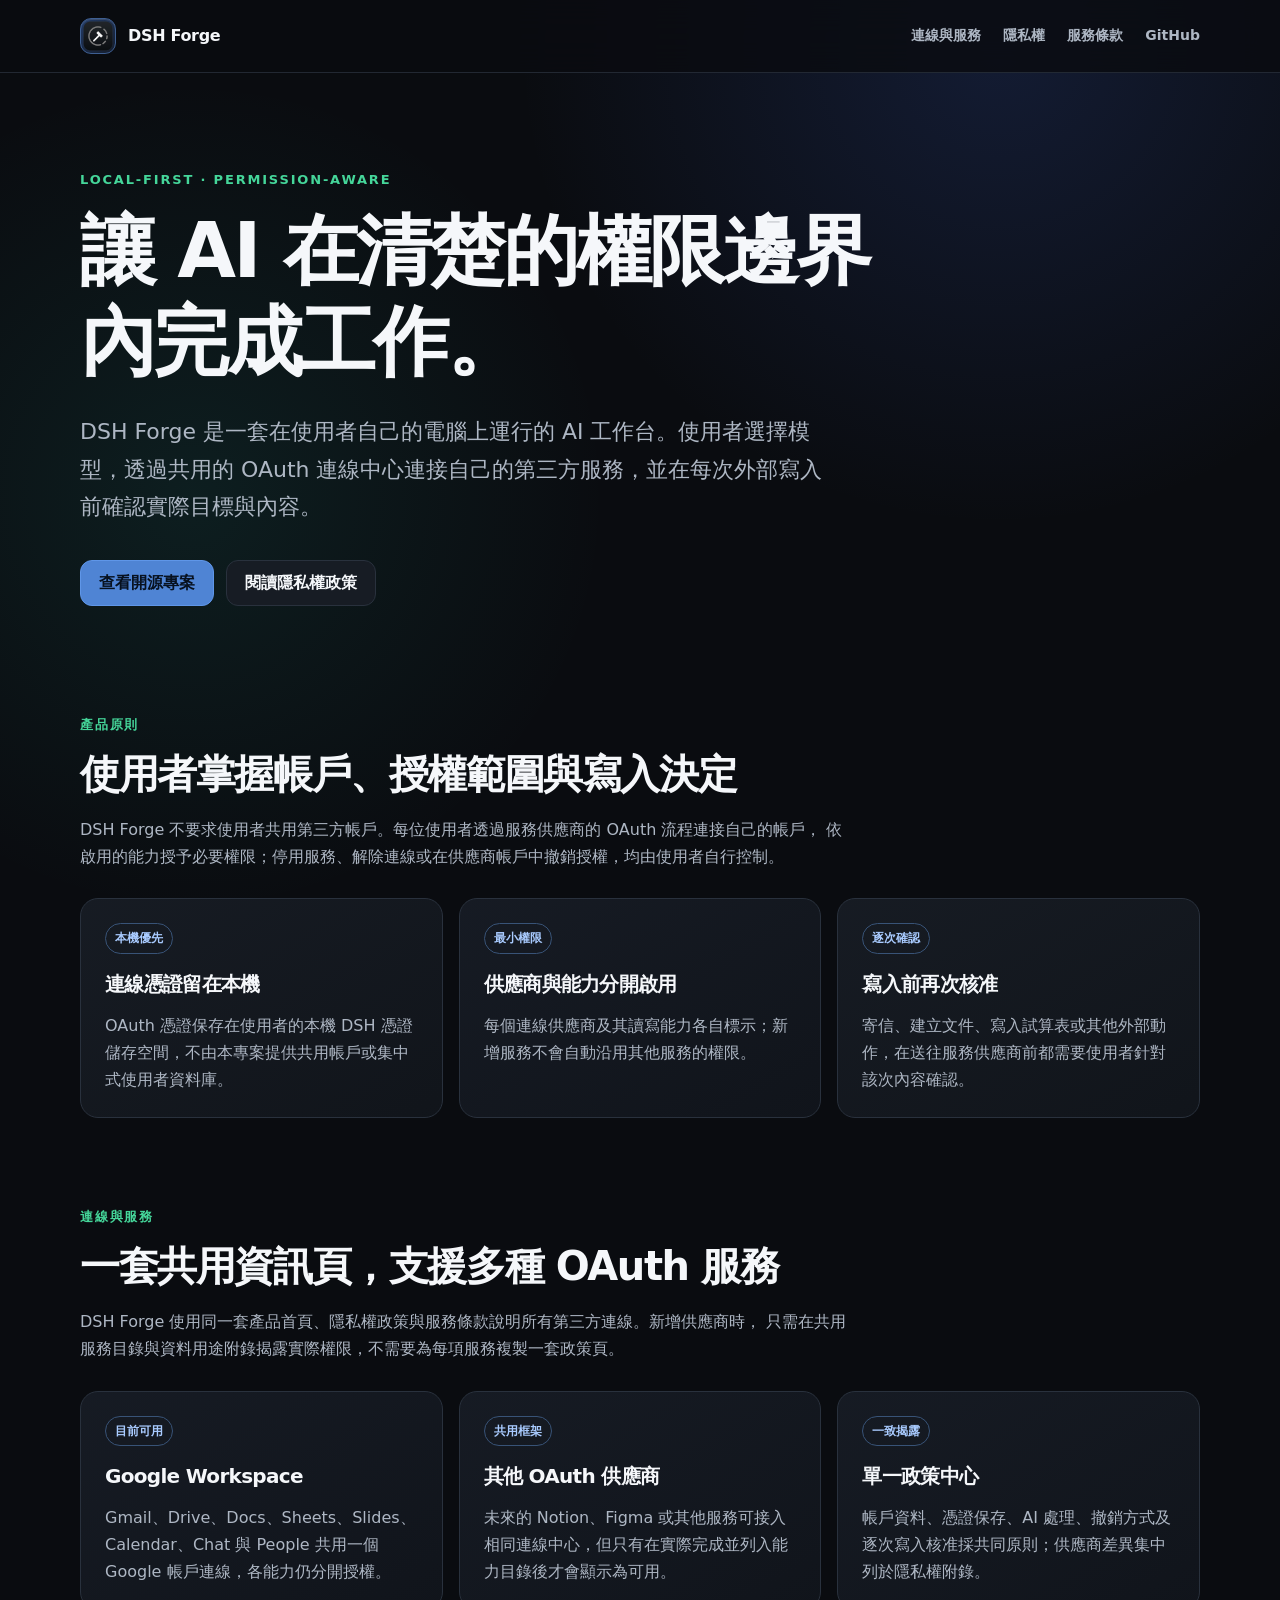
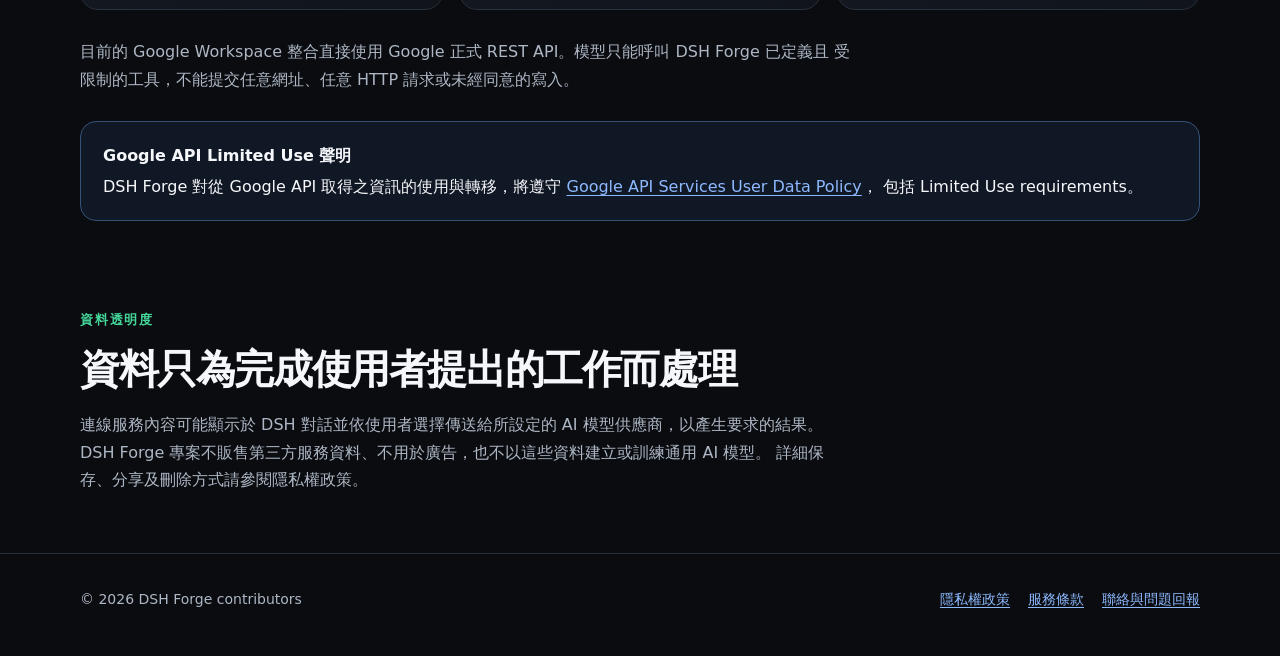
<file: site/index.html>
<!doctype html>
<html lang="zh-Hant">
  <head>
    <meta charset="utf-8">
    <meta name="viewport" content="width=device-width, initial-scale=1">
    <meta name="description" content="DSH Forge 是在使用者自己的電腦上運行的 AI 工作台，提供共用 OAuth 連線、最小權限與逐次寫入核准。">
    <meta name="google-site-verification" content="Wd7U3b6p3_36vDwcSfzlj5Gs3EvhEhLD2GNj6U34I3Q">
    <meta name="theme-color" content="#0a0c10">
    <link rel="canonical" href="https://ice459pp.github.io/dhforge-site/">
    <link rel="icon" type="image/png" href="assets/dsh-forge-google-oauth-logo.png">
    <link rel="stylesheet" href="styles.css">
    <title>DSH Forge｜可控的本機 AI 工作台</title>
  </head>
  <body>
    <header class="site-header">
      <nav class="nav shell" aria-label="主要導覽">
        <a class="brand" href="./" aria-current="page">
          <span class="brand-mark"><img src="assets/dsh-forge-google-oauth-logo.png" alt=""></span>
          <span>DSH Forge</span>
        </a>
        <div class="nav-links">
          <a href="#connections">連線與服務</a>
          <a href="privacy/">隱私權</a>
          <a href="terms/">服務條款</a>
          <a href="https://github.com/ice459pp/dhforge">GitHub</a>
        </div>
      </nav>
    </header>

    <main>
      <section class="hero shell">
        <p class="eyebrow">Local-first · Permission-aware</p>
        <h1>讓 AI 在清楚的權限邊界內完成工作。</h1>
        <p class="lede">
          DSH Forge 是一套在使用者自己的電腦上運行的 AI 工作台。使用者選擇模型，透過共用的
          OAuth 連線中心連接自己的第三方服務，並在每次外部寫入前確認實際目標與內容。
        </p>
        <div class="actions">
          <a class="button primary" href="https://github.com/ice459pp/dhforge">查看開源專案</a>
          <a class="button" href="privacy/">閱讀隱私權政策</a>
        </div>
      </section>

      <section class="section shell" aria-labelledby="product-heading">
        <p class="eyebrow">產品原則</p>
        <h2 id="product-heading">使用者掌握帳戶、授權範圍與寫入決定</h2>
        <p class="section-copy">
          DSH Forge 不要求使用者共用第三方帳戶。每位使用者透過服務供應商的 OAuth 流程連接自己的帳戶，
          依啟用的能力授予必要權限；停用服務、解除連線或在供應商帳戶中撤銷授權，均由使用者自行控制。
        </p>
        <div class="grid">
          <article class="card">
            <span class="tag">本機優先</span>
            <h3>連線憑證留在本機</h3>
            <p>OAuth 憑證保存在使用者的本機 DSH 憑證儲存空間，不由本專案提供共用帳戶或集中式使用者資料庫。</p>
          </article>
          <article class="card">
            <span class="tag">最小權限</span>
            <h3>供應商與能力分開啟用</h3>
            <p>每個連線供應商及其讀寫能力各自標示；新增服務不會自動沿用其他服務的權限。</p>
          </article>
          <article class="card">
            <span class="tag">逐次確認</span>
            <h3>寫入前再次核准</h3>
            <p>寄信、建立文件、寫入試算表或其他外部動作，在送往服務供應商前都需要使用者針對該次內容確認。</p>
          </article>
        </div>
      </section>

      <section class="section shell" id="connections" aria-labelledby="connections-heading">
        <p class="eyebrow">連線與服務</p>
        <h2 id="connections-heading">一套共用資訊頁，支援多種 OAuth 服務</h2>
        <p class="section-copy">
          DSH Forge 使用同一套產品首頁、隱私權政策與服務條款說明所有第三方連線。新增供應商時，
          只需在共用服務目錄與資料用途附錄揭露實際權限，不需要為每項服務複製一套政策頁。
        </p>
        <div class="grid">
          <article class="card"><span class="tag">目前可用</span><h3>Google Workspace</h3><p>Gmail、Drive、Docs、Sheets、Slides、Calendar、Chat 與 People 共用一個 Google 帳戶連線，各能力仍分開授權。</p></article>
          <article class="card"><span class="tag">共用框架</span><h3>其他 OAuth 供應商</h3><p>未來的 Notion、Figma 或其他服務可接入相同連線中心，但只有在實際完成並列入能力目錄後才會顯示為可用。</p></article>
          <article class="card"><span class="tag">一致揭露</span><h3>單一政策中心</h3><p>帳戶資料、憑證保存、AI 處理、撤銷方式及逐次寫入核准採共同原則；供應商差異集中列於隱私權附錄。</p></article>
        </div>
        <p class="section-copy" style="margin-top:28px">
          目前的 Google Workspace 整合直接使用 Google 正式 REST API。模型只能呼叫 DSH Forge 已定義且
          受限制的工具，不能提交任意網址、任意 HTTP 請求或未經同意的寫入。
        </p>
        <div class="notice">
          <strong>Google API Limited Use 聲明</strong>
          DSH Forge 對從 Google API 取得之資訊的使用與轉移，將遵守
          <a href="https://developers.google.com/terms/api-services-user-data-policy">Google API Services User Data Policy</a>，
          包括 Limited Use requirements。
        </div>
      </section>

      <section class="section shell" aria-labelledby="transparency-heading">
        <p class="eyebrow">資料透明度</p>
        <h2 id="transparency-heading">資料只為完成使用者提出的工作而處理</h2>
        <p class="section-copy">
          連線服務內容可能顯示於 DSH 對話並依使用者選擇傳送給所設定的 AI 模型供應商，以產生要求的結果。
          DSH Forge 專案不販售第三方服務資料、不用於廣告，也不以這些資料建立或訓練通用 AI 模型。
          詳細保存、分享及刪除方式請參閱隱私權政策。
        </p>
      </section>
    </main>

    <footer class="site-footer">
      <div class="footer-row shell">
        <span>© 2026 DSH Forge contributors</span>
        <div class="footer-links">
          <a href="privacy/">隱私權政策</a>
          <a href="terms/">服務條款</a>
          <a href="https://github.com/ice459pp/dhforge/issues">聯絡與問題回報</a>
        </div>
      </div>
    </footer>
  </body>
</html>
</file>
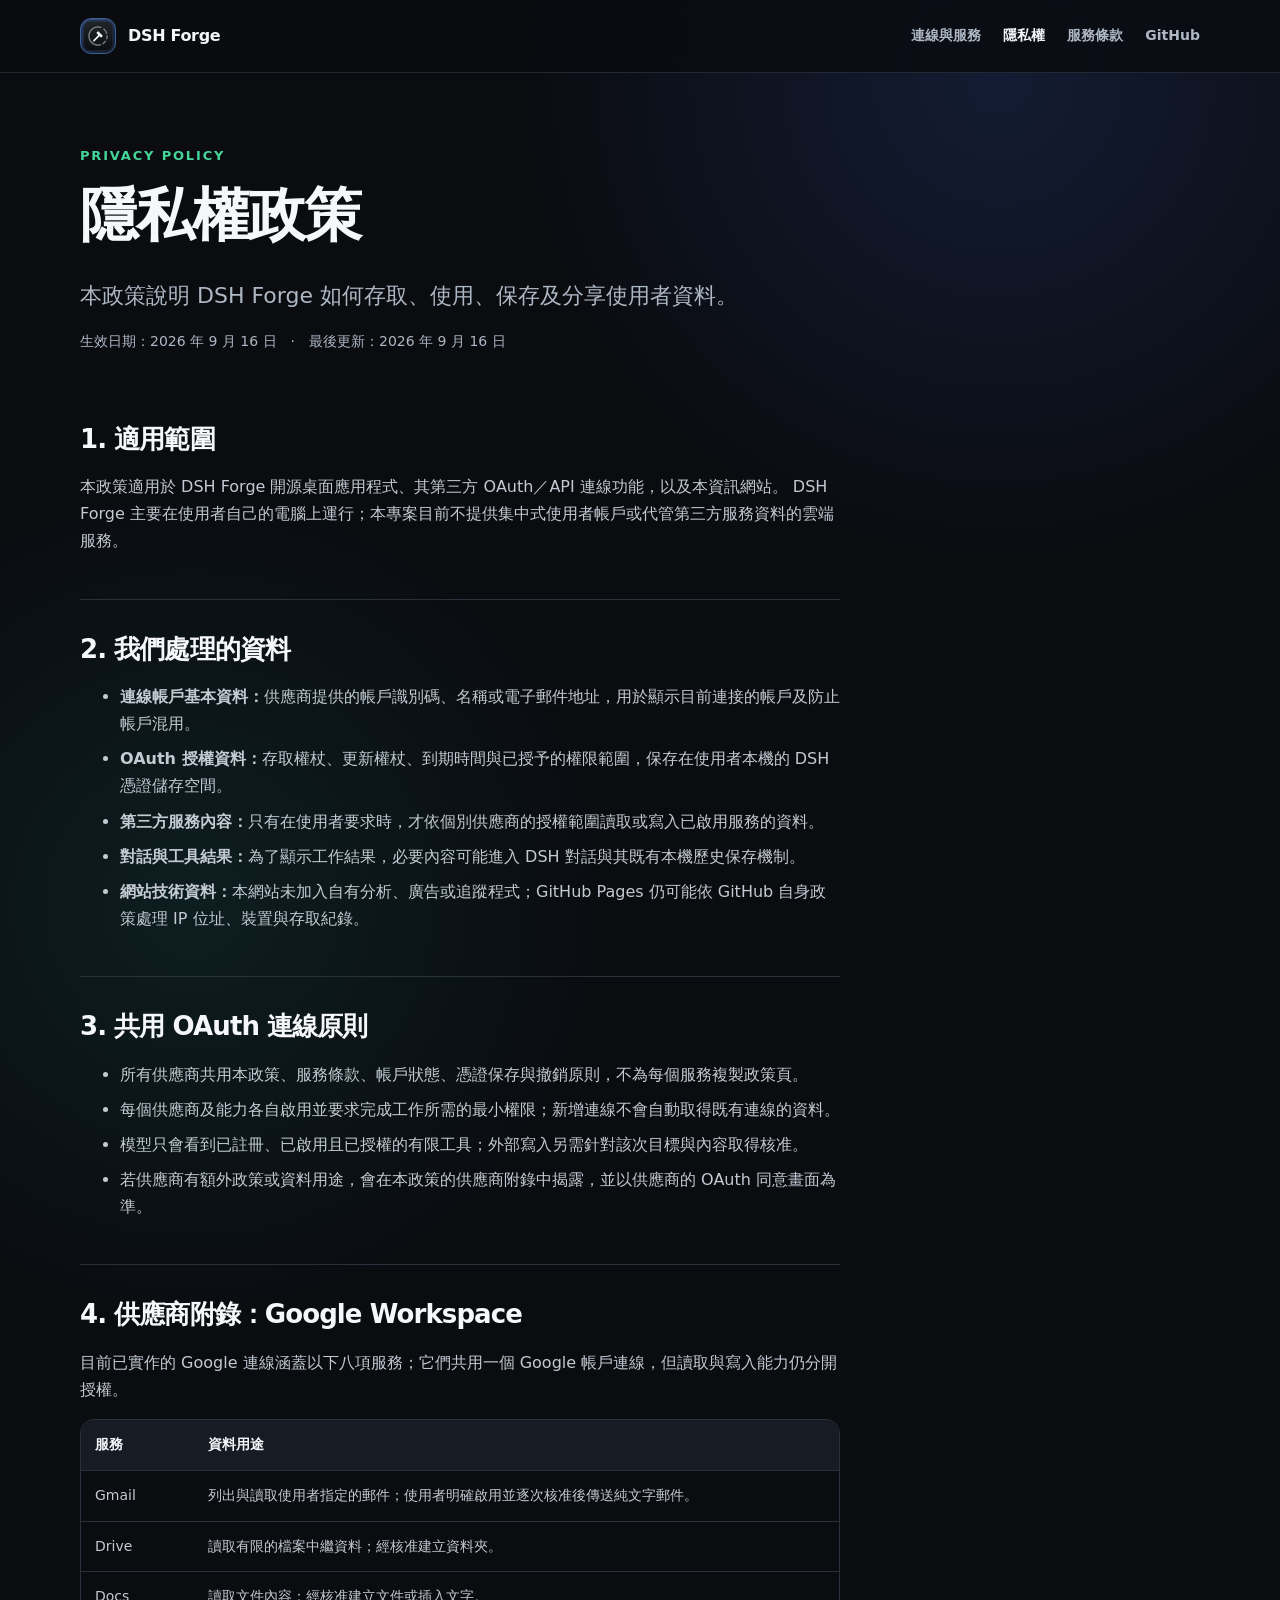
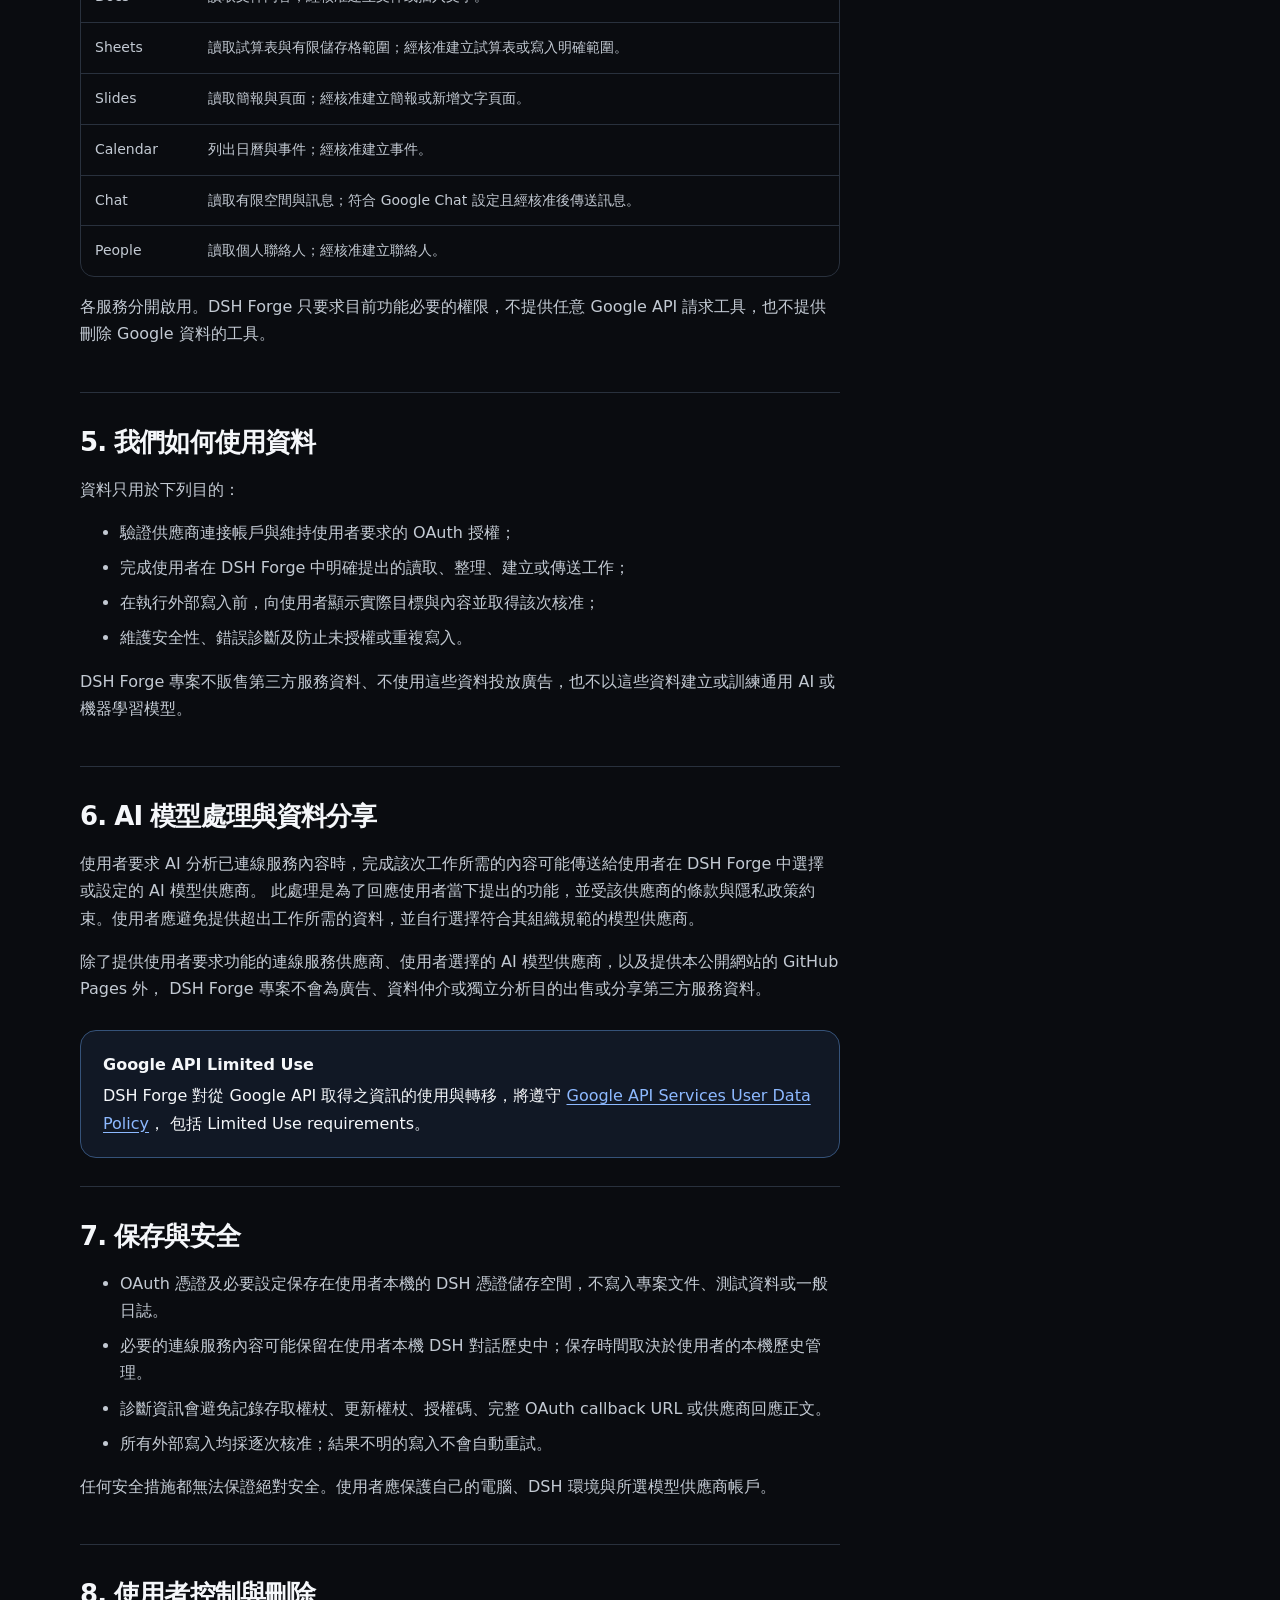
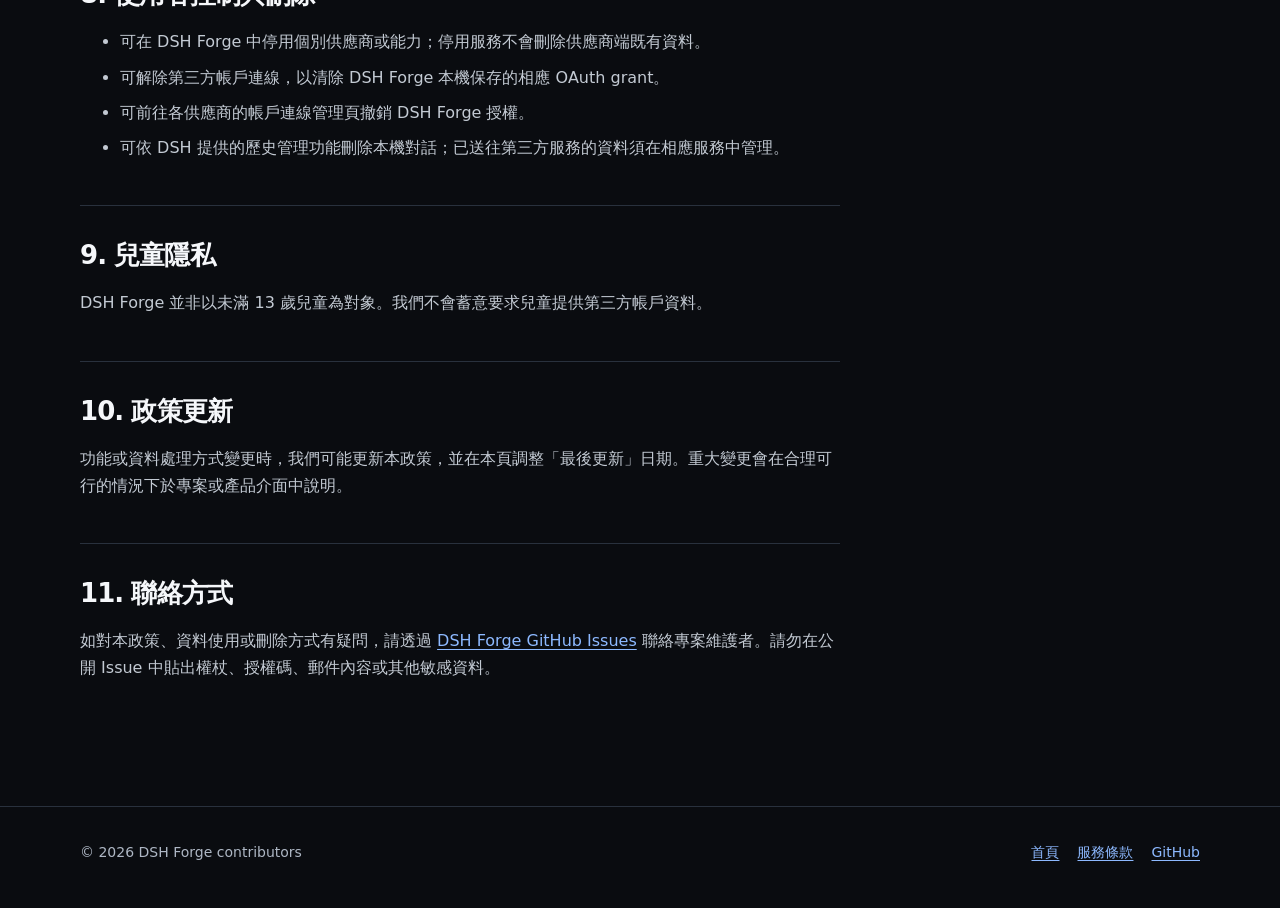
<file: site/privacy/index.html>
<!doctype html>
<html lang="zh-Hant">
  <head>
    <meta charset="utf-8">
    <meta name="viewport" content="width=device-width, initial-scale=1">
    <meta name="description" content="DSH Forge 隱私權政策，說明第三方 OAuth 連線、服務資料、憑證保存及 AI 處理方式。">
    <meta name="theme-color" content="#0a0c10">
    <link rel="canonical" href="https://ice459pp.github.io/dhforge-site/privacy/">
    <link rel="icon" type="image/png" href="../assets/dsh-forge-google-oauth-logo.png">
    <link rel="stylesheet" href="../styles.css">
    <title>隱私權政策｜DSH Forge</title>
  </head>
  <body>
    <header class="site-header">
      <nav class="nav shell" aria-label="主要導覽">
        <a class="brand" href="../">
          <span class="brand-mark"><img src="../assets/dsh-forge-google-oauth-logo.png" alt=""></span>
          <span>DSH Forge</span>
        </a>
        <div class="nav-links">
          <a href="../#connections">連線與服務</a>
          <a href="./" aria-current="page">隱私權</a>
          <a href="../terms/">服務條款</a>
          <a href="https://github.com/ice459pp/dhforge">GitHub</a>
        </div>
      </nav>
    </header>

    <main class="shell">
      <header class="legal-hero">
        <p class="eyebrow">Privacy Policy</p>
        <h1>隱私權政策</h1>
        <p class="lede">本政策說明 DSH Forge 如何存取、使用、保存及分享使用者資料。</p>
        <p class="meta">生效日期：2026 年 9 月 16 日　·　最後更新：2026 年 9 月 16 日</p>
      </header>

      <article class="legal">
        <section>
          <h2>1. 適用範圍</h2>
          <p>
            本政策適用於 DSH Forge 開源桌面應用程式、其第三方 OAuth／API 連線功能，以及本資訊網站。
            DSH Forge 主要在使用者自己的電腦上運行；本專案目前不提供集中式使用者帳戶或代管第三方服務資料的雲端服務。
          </p>
        </section>

        <section>
          <h2>2. 我們處理的資料</h2>
          <ul>
            <li><strong>連線帳戶基本資料：</strong>供應商提供的帳戶識別碼、名稱或電子郵件地址，用於顯示目前連接的帳戶及防止帳戶混用。</li>
            <li><strong>OAuth 授權資料：</strong>存取權杖、更新權杖、到期時間與已授予的權限範圍，保存在使用者本機的 DSH 憑證儲存空間。</li>
            <li><strong>第三方服務內容：</strong>只有在使用者要求時，才依個別供應商的授權範圍讀取或寫入已啟用服務的資料。</li>
            <li><strong>對話與工具結果：</strong>為了顯示工作結果，必要內容可能進入 DSH 對話與其既有本機歷史保存機制。</li>
            <li><strong>網站技術資料：</strong>本網站未加入自有分析、廣告或追蹤程式；GitHub Pages 仍可能依 GitHub 自身政策處理 IP 位址、裝置與存取紀錄。</li>
          </ul>
        </section>

        <section>
          <h2>3. 共用 OAuth 連線原則</h2>
          <ul>
            <li>所有供應商共用本政策、服務條款、帳戶狀態、憑證保存與撤銷原則，不為每個服務複製政策頁。</li>
            <li>每個供應商及能力各自啟用並要求完成工作所需的最小權限；新增連線不會自動取得既有連線的資料。</li>
            <li>模型只會看到已註冊、已啟用且已授權的有限工具；外部寫入另需針對該次目標與內容取得核准。</li>
            <li>若供應商有額外政策或資料用途，會在本政策的供應商附錄中揭露，並以供應商的 OAuth 同意畫面為準。</li>
          </ul>
        </section>

        <section>
          <h2>4. 供應商附錄：Google Workspace</h2>
          <p>目前已實作的 Google 連線涵蓋以下八項服務；它們共用一個 Google 帳戶連線，但讀取與寫入能力仍分開授權。</p>
          <div class="table-wrap">
            <table>
              <thead><tr><th>服務</th><th>資料用途</th></tr></thead>
              <tbody>
                <tr><td>Gmail</td><td>列出與讀取使用者指定的郵件；使用者明確啟用並逐次核准後傳送純文字郵件。</td></tr>
                <tr><td>Drive</td><td>讀取有限的檔案中繼資料；經核准建立資料夾。</td></tr>
                <tr><td>Docs</td><td>讀取文件內容；經核准建立文件或插入文字。</td></tr>
                <tr><td>Sheets</td><td>讀取試算表與有限儲存格範圍；經核准建立試算表或寫入明確範圍。</td></tr>
                <tr><td>Slides</td><td>讀取簡報與頁面；經核准建立簡報或新增文字頁面。</td></tr>
                <tr><td>Calendar</td><td>列出日曆與事件；經核准建立事件。</td></tr>
                <tr><td>Chat</td><td>讀取有限空間與訊息；符合 Google Chat 設定且經核准後傳送訊息。</td></tr>
                <tr><td>People</td><td>讀取個人聯絡人；經核准建立聯絡人。</td></tr>
              </tbody>
            </table>
          </div>
          <p>各服務分開啟用。DSH Forge 只要求目前功能必要的權限，不提供任意 Google API 請求工具，也不提供刪除 Google 資料的工具。</p>
        </section>

        <section>
          <h2>5. 我們如何使用資料</h2>
          <p>資料只用於下列目的：</p>
          <ul>
            <li>驗證供應商連接帳戶與維持使用者要求的 OAuth 授權；</li>
            <li>完成使用者在 DSH Forge 中明確提出的讀取、整理、建立或傳送工作；</li>
            <li>在執行外部寫入前，向使用者顯示實際目標與內容並取得該次核准；</li>
            <li>維護安全性、錯誤診斷及防止未授權或重複寫入。</li>
          </ul>
          <p>DSH Forge 專案不販售第三方服務資料、不使用這些資料投放廣告，也不以這些資料建立或訓練通用 AI 或機器學習模型。</p>
        </section>

        <section>
          <h2>6. AI 模型處理與資料分享</h2>
          <p>
            使用者要求 AI 分析已連線服務內容時，完成該次工作所需的內容可能傳送給使用者在 DSH Forge 中選擇或設定的 AI 模型供應商。
            此處理是為了回應使用者當下提出的功能，並受該供應商的條款與隱私政策約束。使用者應避免提供超出工作所需的資料，並自行選擇符合其組織規範的模型供應商。
          </p>
          <p>
            除了提供使用者要求功能的連線服務供應商、使用者選擇的 AI 模型供應商，以及提供本公開網站的 GitHub Pages 外，
            DSH Forge 專案不會為廣告、資料仲介或獨立分析目的出售或分享第三方服務資料。
          </p>
          <div class="notice">
            <strong>Google API Limited Use</strong>
            DSH Forge 對從 Google API 取得之資訊的使用與轉移，將遵守
            <a href="https://developers.google.com/terms/api-services-user-data-policy">Google API Services User Data Policy</a>，
            包括 Limited Use requirements。
          </div>
        </section>

        <section>
          <h2>7. 保存與安全</h2>
          <ul>
            <li>OAuth 憑證及必要設定保存在使用者本機的 DSH 憑證儲存空間，不寫入專案文件、測試資料或一般日誌。</li>
            <li>必要的連線服務內容可能保留在使用者本機 DSH 對話歷史中；保存時間取決於使用者的本機歷史管理。</li>
            <li>診斷資訊會避免記錄存取權杖、更新權杖、授權碼、完整 OAuth callback URL 或供應商回應正文。</li>
            <li>所有外部寫入均採逐次核准；結果不明的寫入不會自動重試。</li>
          </ul>
          <p>任何安全措施都無法保證絕對安全。使用者應保護自己的電腦、DSH 環境與所選模型供應商帳戶。</p>
        </section>

        <section>
          <h2>8. 使用者控制與刪除</h2>
          <ul>
            <li>可在 DSH Forge 中停用個別供應商或能力；停用服務不會刪除供應商端既有資料。</li>
            <li>可解除第三方帳戶連線，以清除 DSH Forge 本機保存的相應 OAuth grant。</li>
            <li>可前往各供應商的帳戶連線管理頁撤銷 DSH Forge 授權。</li>
            <li>可依 DSH 提供的歷史管理功能刪除本機對話；已送往第三方服務的資料須在相應服務中管理。</li>
          </ul>
        </section>

        <section>
          <h2>9. 兒童隱私</h2>
          <p>DSH Forge 並非以未滿 13 歲兒童為對象。我們不會蓄意要求兒童提供第三方帳戶資料。</p>
        </section>

        <section>
          <h2>10. 政策更新</h2>
          <p>功能或資料處理方式變更時，我們可能更新本政策，並在本頁調整「最後更新」日期。重大變更會在合理可行的情況下於專案或產品介面中說明。</p>
        </section>

        <section>
          <h2>11. 聯絡方式</h2>
          <p>如對本政策、資料使用或刪除方式有疑問，請透過 <a href="https://github.com/ice459pp/dhforge/issues">DSH Forge GitHub Issues</a> 聯絡專案維護者。請勿在公開 Issue 中貼出權杖、授權碼、郵件內容或其他敏感資料。</p>
        </section>
      </article>
    </main>

    <footer class="site-footer">
      <div class="footer-row shell">
        <span>© 2026 DSH Forge contributors</span>
        <div class="footer-links"><a href="../">首頁</a><a href="../terms/">服務條款</a><a href="https://github.com/ice459pp/dhforge">GitHub</a></div>
      </div>
    </footer>
  </body>
</html>
</file>
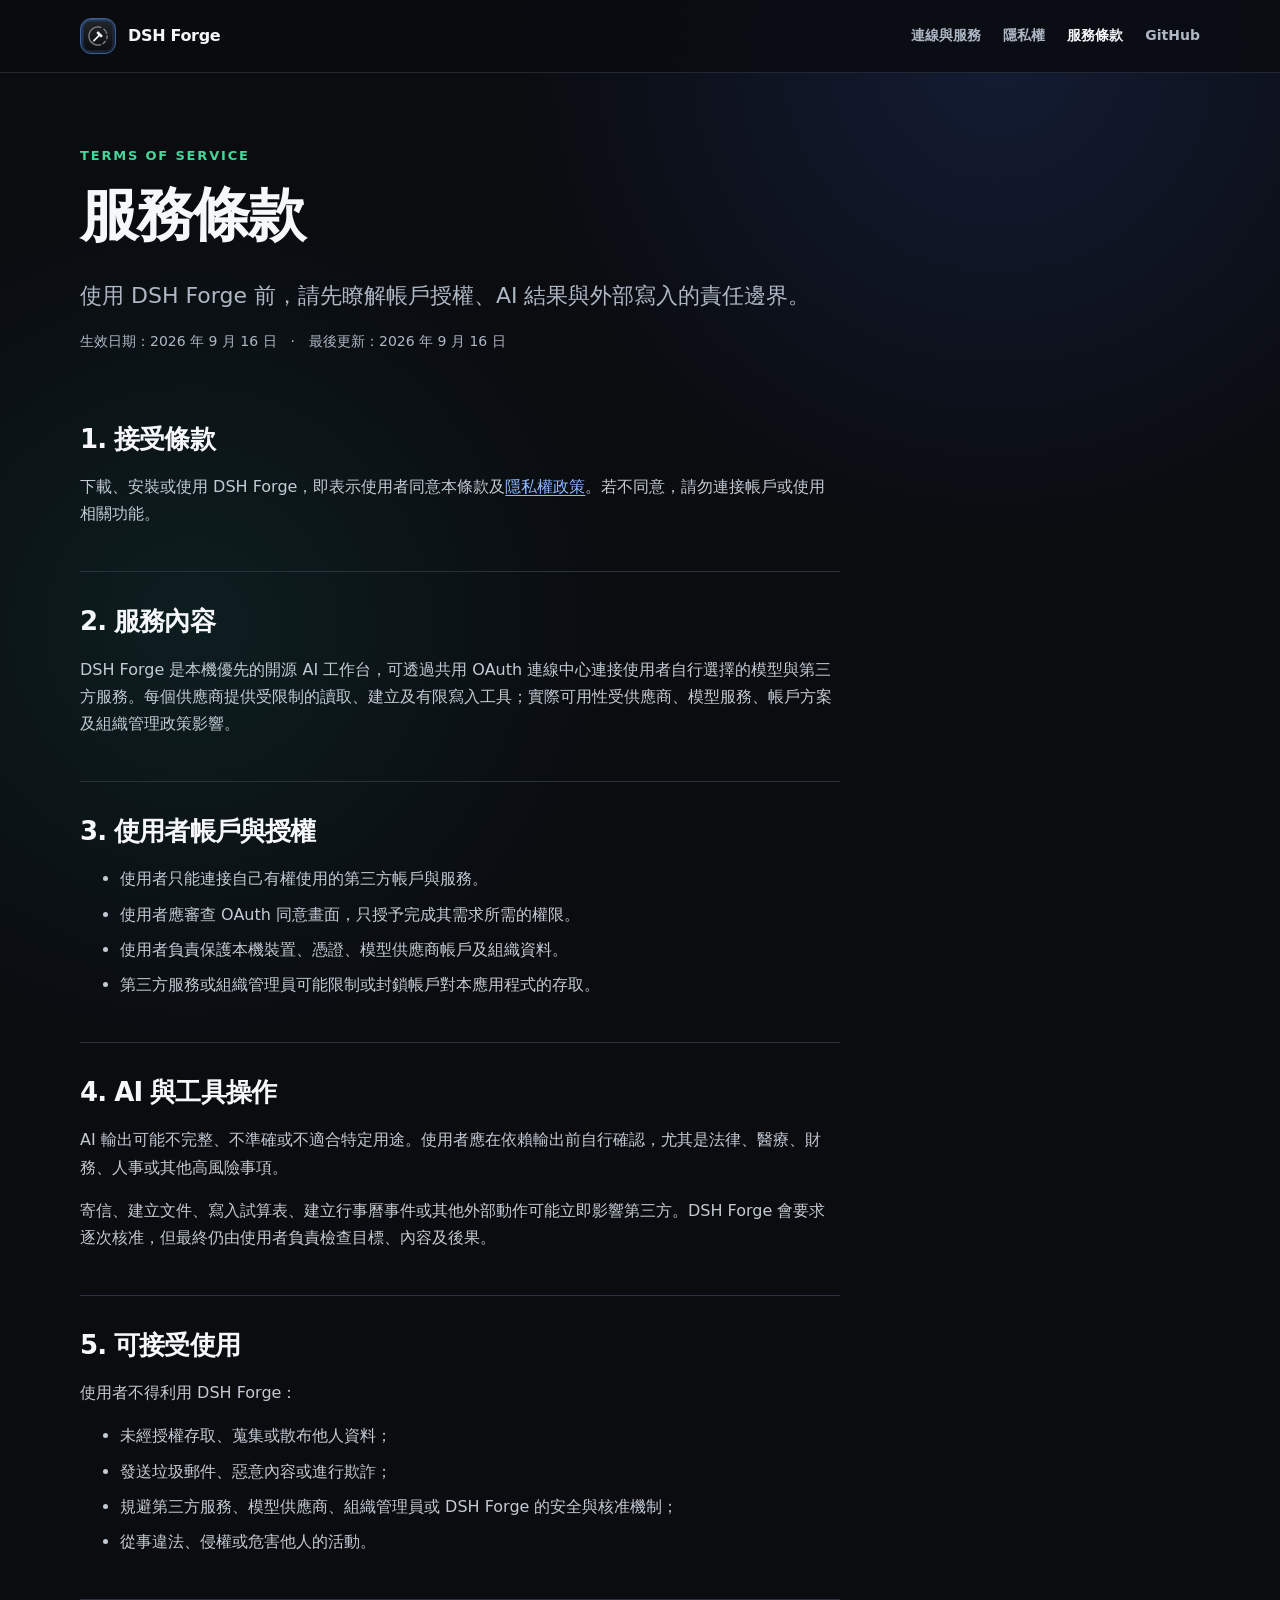
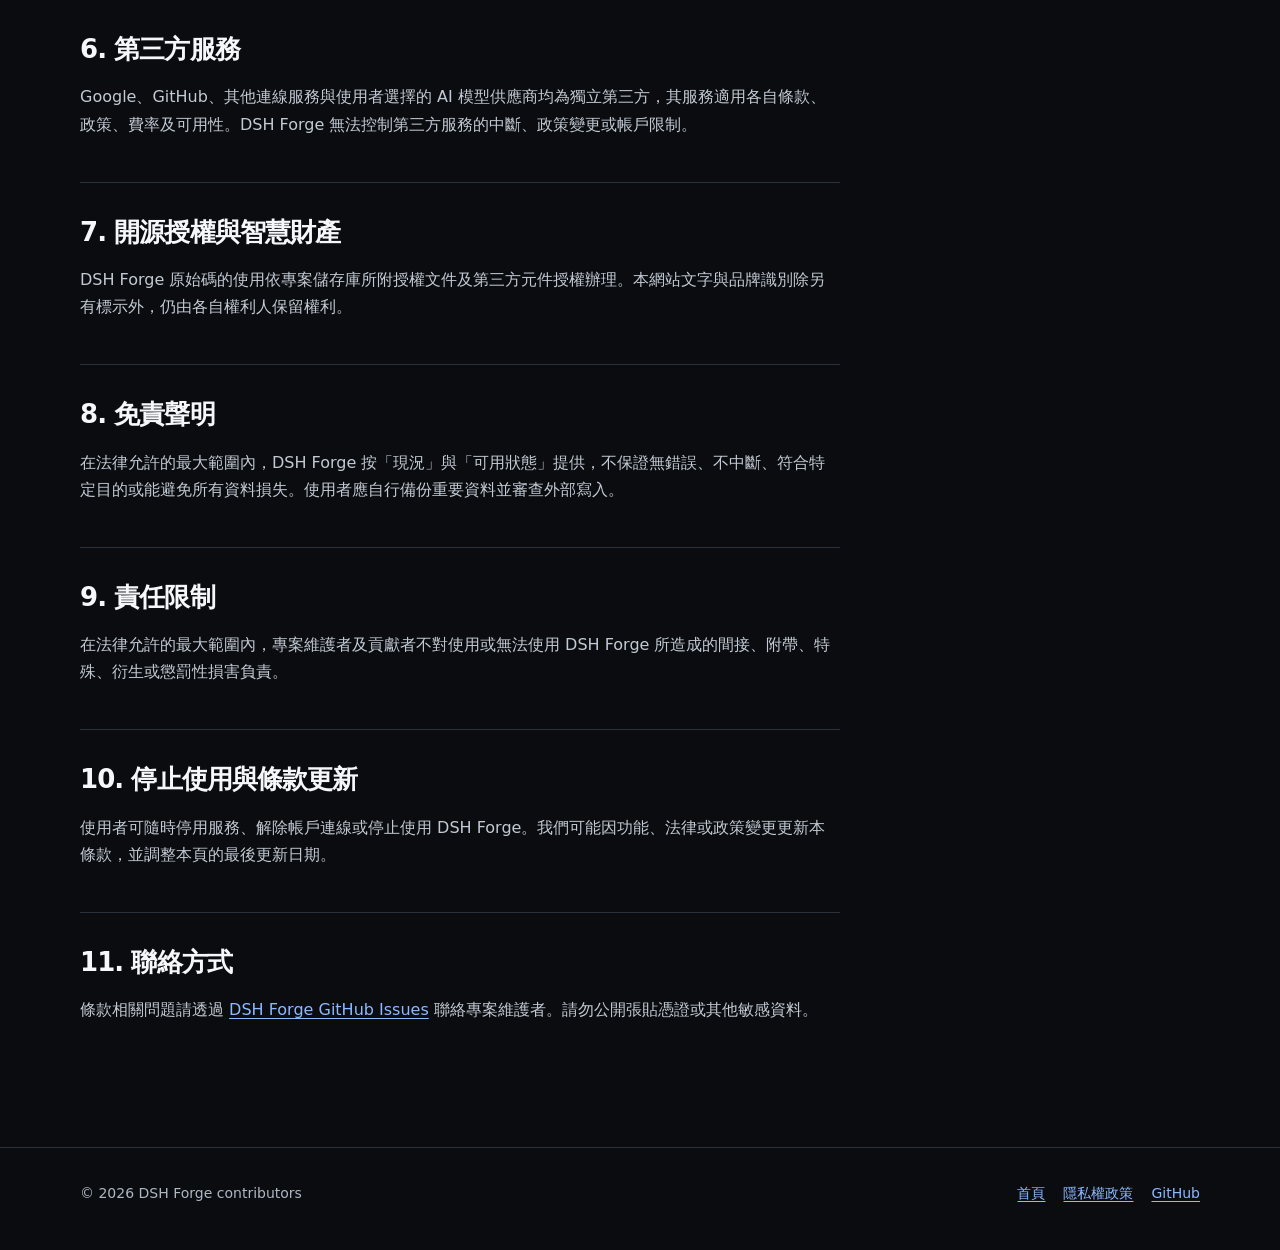
<file: site/terms/index.html>
<!doctype html>
<html lang="zh-Hant">
  <head>
    <meta charset="utf-8">
    <meta name="viewport" content="width=device-width, initial-scale=1">
    <meta name="description" content="DSH Forge 服務條款。">
    <meta name="theme-color" content="#0a0c10">
    <link rel="canonical" href="https://ice459pp.github.io/dhforge-site/terms/">
    <link rel="icon" type="image/png" href="../assets/dsh-forge-google-oauth-logo.png">
    <link rel="stylesheet" href="../styles.css">
    <title>服務條款｜DSH Forge</title>
  </head>
  <body>
    <header class="site-header">
      <nav class="nav shell" aria-label="主要導覽">
        <a class="brand" href="../">
          <span class="brand-mark"><img src="../assets/dsh-forge-google-oauth-logo.png" alt=""></span>
          <span>DSH Forge</span>
        </a>
        <div class="nav-links">
          <a href="../#connections">連線與服務</a>
          <a href="../privacy/">隱私權</a>
          <a href="./" aria-current="page">服務條款</a>
          <a href="https://github.com/ice459pp/dhforge">GitHub</a>
        </div>
      </nav>
    </header>

    <main class="shell">
      <header class="legal-hero">
        <p class="eyebrow">Terms of Service</p>
        <h1>服務條款</h1>
        <p class="lede">使用 DSH Forge 前，請先瞭解帳戶授權、AI 結果與外部寫入的責任邊界。</p>
        <p class="meta">生效日期：2026 年 9 月 16 日　·　最後更新：2026 年 9 月 16 日</p>
      </header>

      <article class="legal">
        <section>
          <h2>1. 接受條款</h2>
          <p>下載、安裝或使用 DSH Forge，即表示使用者同意本條款及<a href="../privacy/">隱私權政策</a>。若不同意，請勿連接帳戶或使用相關功能。</p>
        </section>

        <section>
          <h2>2. 服務內容</h2>
          <p>DSH Forge 是本機優先的開源 AI 工作台，可透過共用 OAuth 連線中心連接使用者自行選擇的模型與第三方服務。每個供應商提供受限制的讀取、建立及有限寫入工具；實際可用性受供應商、模型服務、帳戶方案及組織管理政策影響。</p>
        </section>

        <section>
          <h2>3. 使用者帳戶與授權</h2>
          <ul>
            <li>使用者只能連接自己有權使用的第三方帳戶與服務。</li>
            <li>使用者應審查 OAuth 同意畫面，只授予完成其需求所需的權限。</li>
            <li>使用者負責保護本機裝置、憑證、模型供應商帳戶及組織資料。</li>
            <li>第三方服務或組織管理員可能限制或封鎖帳戶對本應用程式的存取。</li>
          </ul>
        </section>

        <section>
          <h2>4. AI 與工具操作</h2>
          <p>AI 輸出可能不完整、不準確或不適合特定用途。使用者應在依賴輸出前自行確認，尤其是法律、醫療、財務、人事或其他高風險事項。</p>
          <p>寄信、建立文件、寫入試算表、建立行事曆事件或其他外部動作可能立即影響第三方。DSH Forge 會要求逐次核准，但最終仍由使用者負責檢查目標、內容及後果。</p>
        </section>

        <section>
          <h2>5. 可接受使用</h2>
          <p>使用者不得利用 DSH Forge：</p>
          <ul>
            <li>未經授權存取、蒐集或散布他人資料；</li>
            <li>發送垃圾郵件、惡意內容或進行欺詐；</li>
            <li>規避第三方服務、模型供應商、組織管理員或 DSH Forge 的安全與核准機制；</li>
            <li>從事違法、侵權或危害他人的活動。</li>
          </ul>
        </section>

        <section>
          <h2>6. 第三方服務</h2>
          <p>Google、GitHub、其他連線服務與使用者選擇的 AI 模型供應商均為獨立第三方，其服務適用各自條款、政策、費率及可用性。DSH Forge 無法控制第三方服務的中斷、政策變更或帳戶限制。</p>
        </section>

        <section>
          <h2>7. 開源授權與智慧財產</h2>
          <p>DSH Forge 原始碼的使用依專案儲存庫所附授權文件及第三方元件授權辦理。本網站文字與品牌識別除另有標示外，仍由各自權利人保留權利。</p>
        </section>

        <section>
          <h2>8. 免責聲明</h2>
          <p>在法律允許的最大範圍內，DSH Forge 按「現況」與「可用狀態」提供，不保證無錯誤、不中斷、符合特定目的或能避免所有資料損失。使用者應自行備份重要資料並審查外部寫入。</p>
        </section>

        <section>
          <h2>9. 責任限制</h2>
          <p>在法律允許的最大範圍內，專案維護者及貢獻者不對使用或無法使用 DSH Forge 所造成的間接、附帶、特殊、衍生或懲罰性損害負責。</p>
        </section>

        <section>
          <h2>10. 停止使用與條款更新</h2>
          <p>使用者可隨時停用服務、解除帳戶連線或停止使用 DSH Forge。我們可能因功能、法律或政策變更更新本條款，並調整本頁的最後更新日期。</p>
        </section>

        <section>
          <h2>11. 聯絡方式</h2>
          <p>條款相關問題請透過 <a href="https://github.com/ice459pp/dhforge/issues">DSH Forge GitHub Issues</a> 聯絡專案維護者。請勿公開張貼憑證或其他敏感資料。</p>
        </section>
      </article>
    </main>

    <footer class="site-footer">
      <div class="footer-row shell">
        <span>© 2026 DSH Forge contributors</span>
        <div class="footer-links"><a href="../">首頁</a><a href="../privacy/">隱私權政策</a><a href="https://github.com/ice459pp/dhforge">GitHub</a></div>
      </div>
    </footer>
  </body>
</html>
</file>
<file: site/styles.css>
:root {
  color-scheme: dark;
  --bg: #0a0c10;
  --surface: #11151b;
  --surface-raised: #171c24;
  --border: #29313d;
  --text: #f5f7fa;
  --muted: #aeb7c4;
  --accent: #6ea8ff;
  --accent-strong: #8db9ff;
  --success: #45d69a;
  --warning: #ffbd66;
  --max-width: 1120px;
  font-family: Inter, ui-sans-serif, system-ui, -apple-system, BlinkMacSystemFont, "Segoe UI", sans-serif;
}

* {
  box-sizing: border-box;
}

html {
  scroll-behavior: smooth;
}

body {
  min-width: 320px;
  margin: 0;
  background:
    radial-gradient(circle at 78% 2%, rgba(65, 105, 225, 0.17), transparent 30rem),
    radial-gradient(circle at 15% 22%, rgba(45, 212, 191, 0.09), transparent 26rem),
    var(--bg);
  color: var(--text);
  font-size: 16px;
  line-height: 1.7;
}

a {
  color: var(--accent-strong);
  text-underline-offset: 0.2em;
}

a:hover {
  color: #b7d2ff;
}

.shell {
  width: min(calc(100% - 40px), var(--max-width));
  margin-inline: auto;
}

.site-header {
  position: sticky;
  z-index: 10;
  top: 0;
  border-bottom: 1px solid rgba(41, 49, 61, 0.78);
  background: rgba(10, 12, 16, 0.82);
  backdrop-filter: blur(18px);
}

.nav {
  min-height: 72px;
  display: flex;
  align-items: center;
  justify-content: space-between;
  gap: 24px;
}

.brand {
  display: inline-flex;
  align-items: center;
  gap: 12px;
  color: var(--text);
  font-weight: 760;
  letter-spacing: -0.02em;
  text-decoration: none;
}

.brand-mark {
  width: 36px;
  height: 36px;
  display: grid;
  place-items: center;
  border: 1px solid #3e5f92;
  border-radius: 11px;
  background: linear-gradient(145deg, #223b67, #151d2c);
  color: #dceaff;
  box-shadow: inset 0 1px 0 rgba(255, 255, 255, 0.12);
  font-size: 19px;
}

.brand-mark img {
  display: block;
  width: 100%;
  height: 100%;
  border-radius: inherit;
}

.nav-links {
  display: flex;
  align-items: center;
  gap: 22px;
}

.nav-links a {
  color: var(--muted);
  font-size: 14px;
  font-weight: 650;
  text-decoration: none;
}

.nav-links a:hover,
.nav-links a[aria-current="page"] {
  color: var(--text);
}

.hero {
  padding: 96px 0 64px;
}

.eyebrow {
  margin: 0 0 14px;
  color: var(--success);
  font-size: 13px;
  font-weight: 750;
  letter-spacing: 0.14em;
  text-transform: uppercase;
}

h1,
h2,
h3 {
  line-height: 1.2;
  letter-spacing: -0.035em;
}

h1 {
  max-width: 850px;
  margin: 0;
  font-size: clamp(42px, 8vw, 76px);
}

h2 {
  margin: 0 0 18px;
  font-size: clamp(28px, 4vw, 40px);
}

h3 {
  margin: 0 0 8px;
  font-size: 20px;
}

.lede {
  max-width: 760px;
  margin: 26px 0 0;
  color: var(--muted);
  font-size: clamp(18px, 2vw, 22px);
}

.actions {
  display: flex;
  flex-wrap: wrap;
  gap: 12px;
  margin-top: 34px;
}

.button {
  display: inline-flex;
  min-height: 46px;
  align-items: center;
  justify-content: center;
  padding: 0 18px;
  border: 1px solid var(--border);
  border-radius: 12px;
  background: var(--surface-raised);
  color: var(--text);
  font-weight: 700;
  text-decoration: none;
}

.button.primary {
  border-color: #5f96e8;
  background: #4f84d4;
  color: #07111f;
}

.section {
  padding: 44px 0;
}

.section-copy {
  max-width: 770px;
  color: var(--muted);
}

.grid {
  display: grid;
  grid-template-columns: repeat(3, minmax(0, 1fr));
  gap: 16px;
  margin-top: 28px;
}

.card {
  min-height: 188px;
  padding: 24px;
  border: 1px solid var(--border);
  border-radius: 18px;
  background: linear-gradient(150deg, rgba(23, 28, 36, 0.96), rgba(17, 21, 27, 0.96));
}

.card p,
.card li {
  color: var(--muted);
}

.card p:last-child {
  margin-bottom: 0;
}

.tag {
  display: inline-flex;
  margin-bottom: 18px;
  padding: 4px 9px;
  border: 1px solid #385377;
  border-radius: 999px;
  color: #a9cbff;
  font-size: 12px;
  font-weight: 700;
}

.notice {
  margin: 28px 0 0;
  padding: 20px 22px;
  border: 1px solid #355279;
  border-radius: 16px;
  background: rgba(39, 66, 105, 0.24);
}

.notice strong {
  display: block;
  margin-bottom: 4px;
}

.legal-hero {
  padding: 72px 0 30px;
}

.legal-hero h1 {
  font-size: clamp(36px, 6vw, 58px);
}

.meta {
  margin-top: 16px;
  color: var(--muted);
  font-size: 14px;
}

.legal {
  display: grid;
  grid-template-columns: minmax(0, 760px);
  gap: 34px;
  padding: 26px 0 80px;
}

.legal section {
  padding-bottom: 28px;
  border-bottom: 1px solid var(--border);
}

.legal section:last-child {
  border-bottom: 0;
}

.legal h2 {
  font-size: 26px;
}

.legal p,
.legal li {
  color: #c3cad3;
}

.legal li + li {
  margin-top: 8px;
}

.table-wrap {
  overflow-x: auto;
  border: 1px solid var(--border);
  border-radius: 14px;
}

table {
  width: 100%;
  border-collapse: collapse;
  font-size: 14px;
}

th,
td {
  padding: 13px 14px;
  border-bottom: 1px solid var(--border);
  text-align: left;
  vertical-align: top;
}

th {
  background: var(--surface-raised);
  color: var(--text);
}

td {
  color: #c3cad3;
}

tr:last-child td {
  border-bottom: 0;
}

.site-footer {
  padding: 34px 0 44px;
  border-top: 1px solid var(--border);
  color: var(--muted);
  font-size: 14px;
}

.footer-row {
  display: flex;
  justify-content: space-between;
  gap: 24px;
}

.footer-links {
  display: flex;
  flex-wrap: wrap;
  gap: 18px;
}

@media (max-width: 760px) {
  .shell {
    width: min(calc(100% - 28px), var(--max-width));
  }

  .nav {
    align-items: flex-start;
    flex-direction: column;
    gap: 10px;
    padding: 14px 0;
  }

  .nav-links {
    width: 100%;
    gap: 16px;
    overflow-x: auto;
    padding-bottom: 2px;
  }

  .hero {
    padding-top: 66px;
  }

  .grid {
    grid-template-columns: 1fr;
  }

  .footer-row {
    flex-direction: column;
  }
}
</file>
